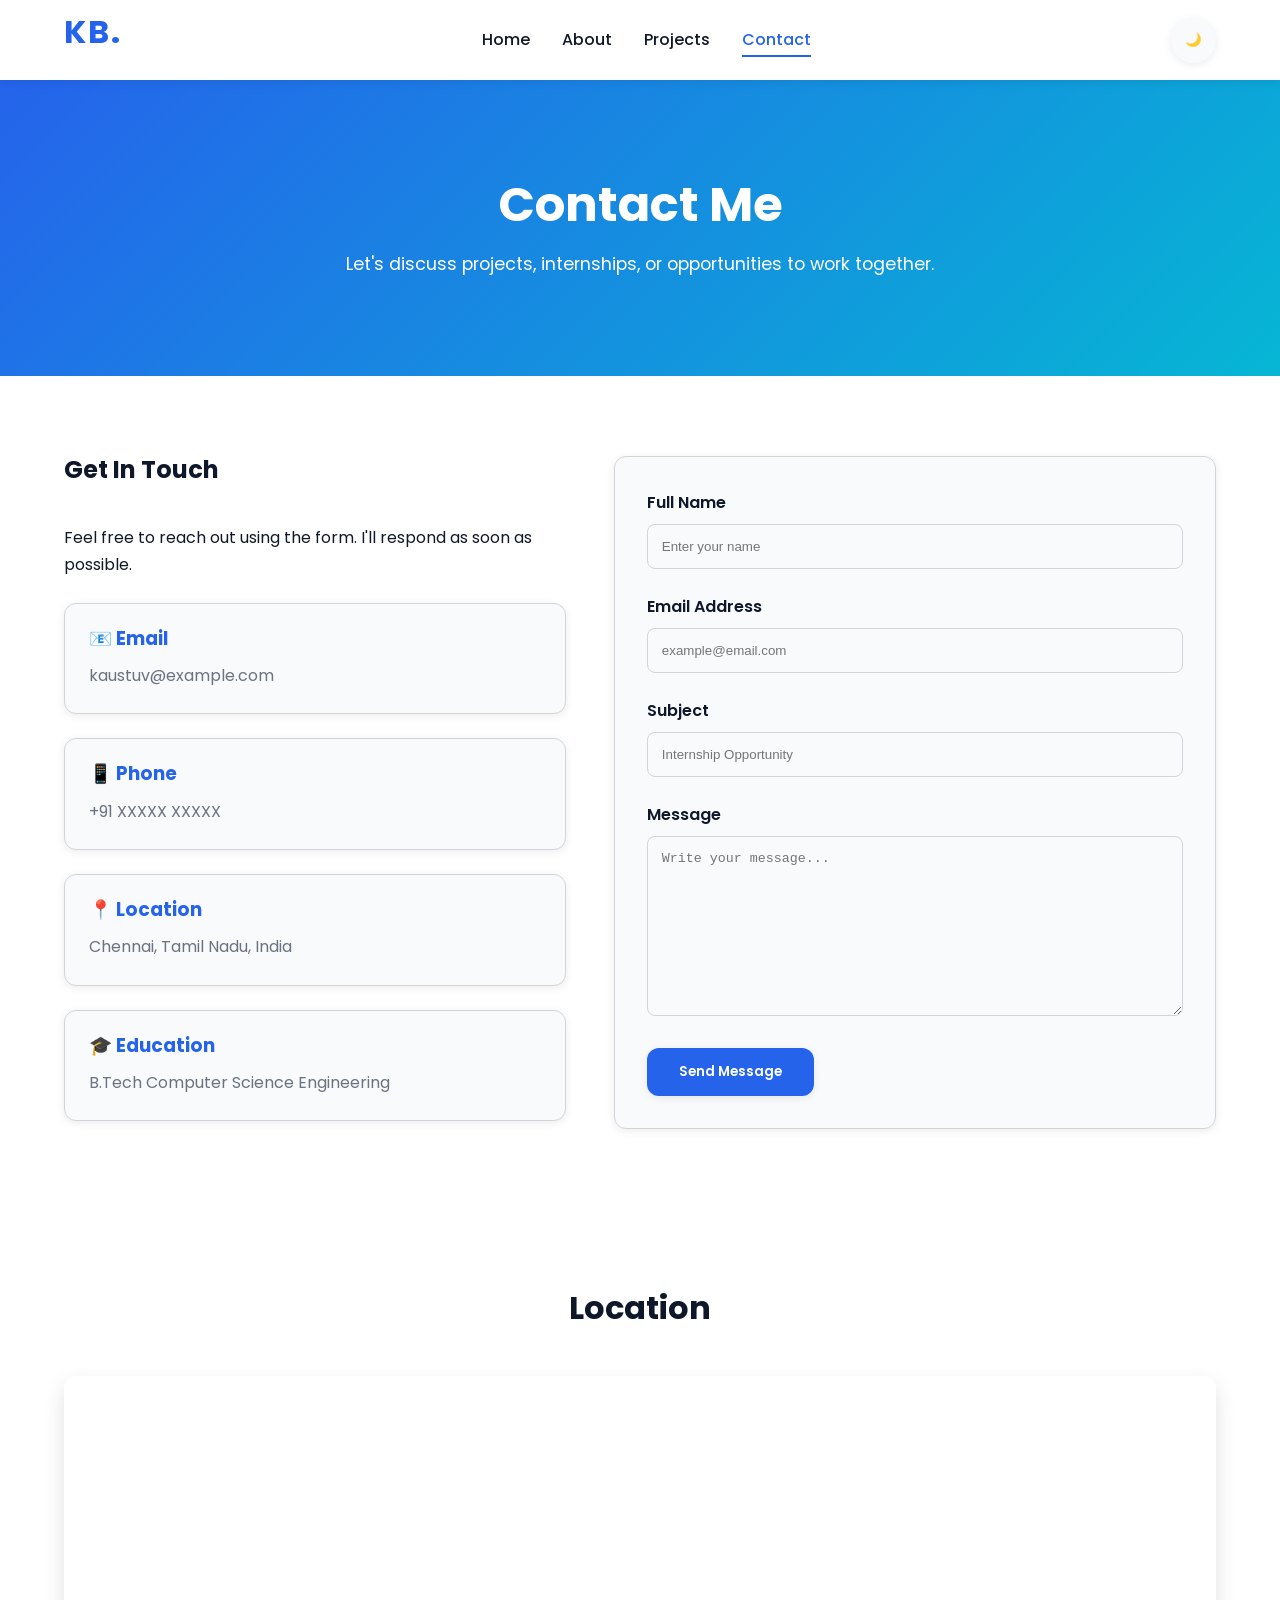
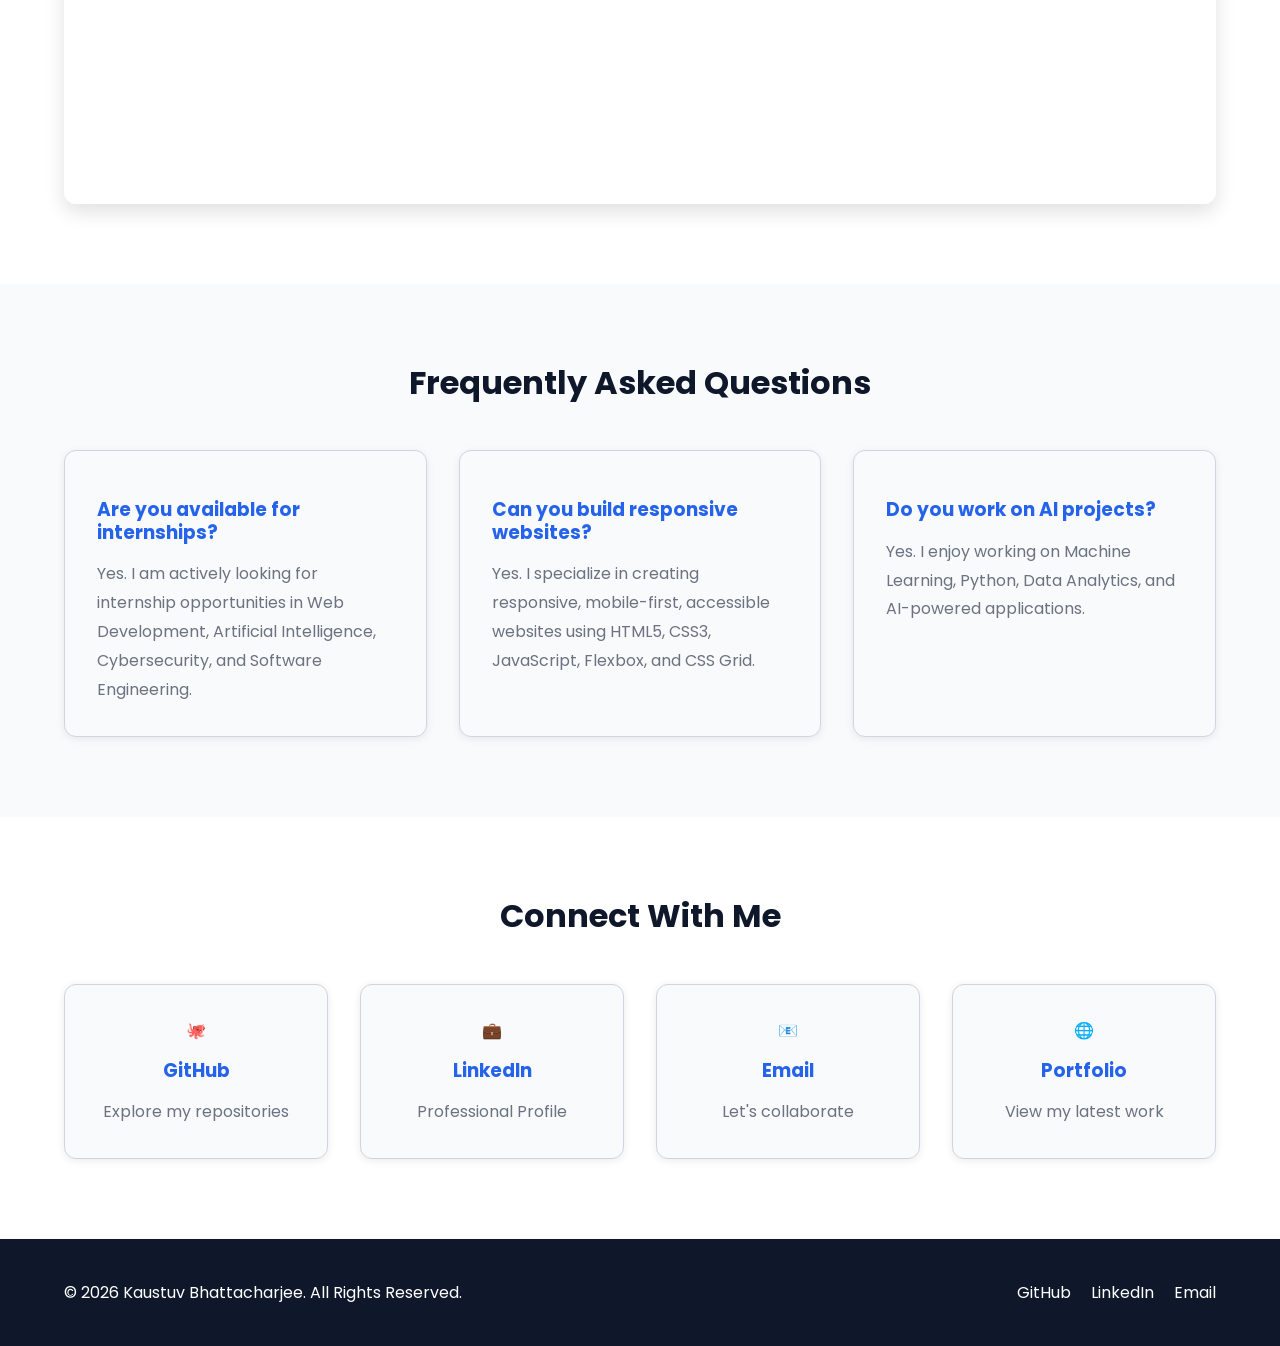
<file: contact.html>
<!DOCTYPE html>
<html lang="en">

<head>

    <meta charset="UTF-8">

    <meta name="viewport"
          content="width=device-width, initial-scale=1.0">

    <title>Contact | Kaustuv Bhattacharjee</title>

    <meta name="description"
          content="Contact Kaustuv Bhattacharjee for internships, freelance work, collaborations, or software development opportunities.">

    <meta name="author"
          content="Kaustuv Bhattacharjee">

    <link rel="stylesheet"
          href="css/theme.css">

    <link rel="stylesheet"
          href="css/style.css">

    <link rel="stylesheet"
          href="css/responsive.css">

    <script defer
            src="js/script.js"></script>

</head>

<body>

<a href="#main-content"
   class="skip-link">

    Skip to Main Content

</a>

<header class="header">

<div class="container">

<h1 class="logo">

KB.

</h1>

<nav class="navbar"
     aria-label="Primary Navigation">

<button class="menu-toggle"
        aria-label="Toggle Navigation">

☰

</button>

<ul class="nav-links">

<li>

<a href="index.html">

Home

</a>

</li>

<li>

<a href="about.html">

About

</a>

</li>

<li>

<a href="projects.html">

Projects

</a>

</li>

<li>

<a href="contact.html"
   class="active">

Contact

</a>

</li>

</ul>

</nav>

<button id="themeToggle"
        aria-label="Toggle Theme">

🌙

</button>

</div>

</header>

<main id="main-content">

<section class="page-hero">

<div class="container">

<h2>

Contact Me

</h2>

<p>

Let's discuss projects,
internships,
or opportunities to work together.

</p>

</div>

</section>

<section class="contact-section">

<div class="container contact-grid">

<!-- CONTACT INFORMATION -->

<div class="contact-info">

<h2>

Get In Touch

</h2>

<p>

Feel free to reach out using the form.
I'll respond as soon as possible.

</p>

<div class="contact-card">

<h3>

📧 Email

</h3>

<p>

kaustuv@example.com

</p>

</div>

<div class="contact-card">

<h3>

📱 Phone

</h3>

<p>

+91 XXXXX XXXXX

</p>

</div>

<div class="contact-card">

<h3>

📍 Location

</h3>

<p>

Chennai, Tamil Nadu, India

</p>

</div>

<div class="contact-card">

<h3>

🎓 Education

</h3>

<p>

B.Tech Computer Science Engineering

</p>

</div>

</div>

<!-- CONTACT FORM -->

<div class="contact-form">

<form id="contactForm">

<div class="form-group">

<label for="name">

Full Name

</label>

<input

type="text"

id="name"

name="name"

placeholder="Enter your name"

required>

</div>

<div class="form-group">

<label for="email">

Email Address

</label>

<input

type="email"

id="email"

name="email"

placeholder="example@email.com"

required>

</div>

<div class="form-group">

<label for="subject">

Subject

</label>

<input

type="text"

id="subject"

name="subject"

placeholder="Internship Opportunity"

required>

</div>

<div class="form-group">

<label for="message">

Message

</label>

<textarea

id="message"

name="message"

rows="8"

placeholder="Write your message..."

required></textarea>

</div>

<button

type="submit"

class="btn">

Send Message

</button>

</form>

</div>

</div>

</section>
<!-- MAP SECTION -->

<section class="map-section">

<div class="container">

<h2 class="section-title">

Location

</h2>

<div class="map-placeholder">

<iframe
title="Google Map"
src="https://www.google.com/maps?q=Chennai,+Tamil+Nadu&output=embed"
loading="lazy"
allowfullscreen>

</iframe>

</div>

</div>

</section>

<!-- FAQ SECTION -->

<section class="faq">

<div class="container">

<h2 class="section-title">

Frequently Asked Questions

</h2>

<div class="feature-grid">

<div class="feature-box">

<h3>

Are you available for internships?

</h3>

<p>

Yes. I am actively looking for internship
opportunities in Web Development,
Artificial Intelligence,
Cybersecurity,
and Software Engineering.

</p>

</div>

<div class="feature-box">

<h3>

Can you build responsive websites?

</h3>

<p>

Yes. I specialize in creating
responsive,
mobile-first,
accessible websites using
HTML5,
CSS3,
JavaScript,
Flexbox,
and CSS Grid.

</p>

</div>

<div class="feature-box">

<h3>

Do you work on AI projects?

</h3>

<p>

Yes.
I enjoy working on Machine Learning,
Python,
Data Analytics,
and AI-powered applications.

</p>

</div>

</div>

</div>

</section>

<!-- SOCIAL LINKS -->

<section class="social-section">

<div class="container">

<h2 class="section-title">

Connect With Me

</h2>

<div class="social-grid">

<a href="#"
   class="social-card">

🐙

<h3>

GitHub

</h3>

<p>

Explore my repositories

</p>

</a>

<a href="#"
   class="social-card">

💼

<h3>

LinkedIn

</h3>

<p>

Professional Profile

</p>

</a>

<a href="#"
   class="social-card">

📧

<h3>

Email

</h3>

<p>

Let's collaborate

</p>

</a>

<a href="#"
   class="social-card">

🌐

<h3>

Portfolio

</h3>

<p>

View my latest work

</p>

</a>

</div>

</div>

</section>

</main>

<!-- FOOTER -->

<footer class="footer">

<div class="container">

<p>

© 2026 Kaustuv Bhattacharjee.
All Rights Reserved.

</p>

<div class="socials">

<a href="#">GitHub</a>

<a href="#">LinkedIn</a>

<a href="#">Email</a>

</div>

</div>

</footer>

</body>

</html>
</file>
<file: css/theme.css>
/* ===================================================
   THEME.CSS
   Global Theme Variables
   Light & Dark Mode
   =================================================== */

/* GOOGLE FONT */

@import url('https://fonts.googleapis.com/css2?family=Poppins:wght@300;400;500;600;700;800&display=swap');

/* ===================================================
   ROOT VARIABLES
   =================================================== */

:root{

    /* COLORS */

    --primary:#2563eb;
    --primary-dark:#1d4ed8;

    --secondary:#06b6d4;

    --accent:#f97316;

    --success:#10b981;

    --danger:#ef4444;

    --warning:#facc15;

    /* BACKGROUND */

    --bg:#ffffff;

    --surface:#f8fafc;

    --surface-2:#eef2f7;

    /* TEXT */

    --text:#111827;

    --text-light:#6b7280;

    --heading:#0f172a;

    /* BORDER */

    --border:#d1d5db;

    /* SHADOW */

    --shadow-sm:0 2px 8px rgba(0,0,0,.08);

    --shadow-md:0 8px 20px rgba(0,0,0,.12);

    --shadow-lg:0 20px 40px rgba(0,0,0,.18);

    /* RADIUS */

    --radius-sm:8px;

    --radius:12px;

    --radius-lg:20px;

    --radius-xl:32px;

    /* TRANSITIONS */

    --transition:.3s ease;

    --transition-long:.6s ease;

    /* LAYOUT */

    --container:1200px;

    --header-height:80px;

    /* FONT */

    --font:'Poppins',sans-serif;

}

/* ===================================================
   DARK MODE
   =================================================== */

body.dark{

    --bg:#0f172a;

    --surface:#1e293b;

    --surface-2:#334155;

    --text:#e5e7eb;

    --text-light:#cbd5e1;

    --heading:#ffffff;

    --border:#475569;

    --shadow-sm:0 2px 8px rgba(0,0,0,.30);

    --shadow-md:0 10px 25px rgba(0,0,0,.40);

    --shadow-lg:0 20px 45px rgba(0,0,0,.55);

}

/* ===================================================
   GLOBAL RESET
   =================================================== */

*{

    margin:0;

    padding:0;

    box-sizing:border-box;

}

html{

    scroll-behavior:smooth;

}

body{

    font-family:var(--font);

    background:var(--bg);

    color:var(--text);

    line-height:1.7;

    transition:background var(--transition),
               color var(--transition);

}

img{

    max-width:100%;

    display:block;

}

a{

    text-decoration:none;

    color:inherit;

    transition:var(--transition);

}

ul{

    list-style:none;

}

button{

    cursor:pointer;

    font-family:inherit;

}

input,
textarea,
button{

    border:none;

    outline:none;

}
/* ===================================================
   LAYOUT
=================================================== */

.container{

    width:min(90%, var(--container));

    margin:auto;

}

section{

    padding:5rem 0;

}

/* ===================================================
   HEADINGS
=================================================== */

h1,
h2,
h3,
h4,
h5,
h6{

    color:var(--heading);

    line-height:1.2;

    margin-bottom:1rem;

}

.section-title{

    text-align:center;

    font-size:2rem;

    margin-bottom:3rem;

}

/* ===================================================
   BUTTONS
=================================================== */

.btn{

    display:inline-block;

    padding:14px 32px;

    background:var(--primary);

    color:#fff;

    border-radius:var(--radius);

    font-weight:600;

    transition:var(--transition);

    box-shadow:var(--shadow-sm);

}

.btn:hover{

    background:var(--primary-dark);

    transform:translateY(-3px);

    box-shadow:var(--shadow-md);

}

.btn.secondary{

    background:transparent;

    color:var(--primary);

    border:2px solid var(--primary);

}

.btn.secondary:hover{

    background:var(--primary);

    color:#fff;

}

/* ===================================================
   CARDS
=================================================== */

.card{

    background:var(--surface);

    border-radius:var(--radius);

    padding:2rem;

    border:1px solid var(--border);

    box-shadow:var(--shadow-sm);

    transition:var(--transition);

}

.card:hover{

    transform:translateY(-8px);

    box-shadow:var(--shadow-lg);

}

/* ===================================================
   FORM ELEMENTS
=================================================== */

input,
textarea{

    width:100%;

    padding:14px;

    border:1px solid var(--border);

    border-radius:var(--radius-sm);

    background:var(--surface);

    color:var(--text);

    transition:var(--transition);

}

input:focus,
textarea:focus{

    border-color:var(--primary);

    box-shadow:0 0 0 3px rgba(37,99,235,.15);

}

/* ===================================================
   ACCESSIBILITY
=================================================== */

.skip-link{

    position:absolute;

    left:-999px;

    top:10px;

    background:var(--primary);

    color:#fff;

    padding:12px 20px;

    border-radius:var(--radius);

    z-index:9999;

}

.skip-link:focus{

    left:10px;

}

:focus-visible{

    outline:3px solid var(--secondary);

    outline-offset:3px;

}

/* ===================================================
   SCROLLBAR
=================================================== */

::-webkit-scrollbar{

    width:10px;

}

::-webkit-scrollbar-track{

    background:var(--surface);

}

::-webkit-scrollbar-thumb{

    background:var(--primary);

    border-radius:20px;

}

::-webkit-scrollbar-thumb:hover{

    background:var(--primary-dark);

}

/* ===================================================
   TEXT SELECTION
=================================================== */

::selection{

    background:var(--primary);

    color:#fff;

}

/* ===================================================
   HELPERS
=================================================== */

.text-center{

    text-align:center;

}

.mt-1{

    margin-top:1rem;

}

.mt-2{

    margin-top:2rem;

}

.mt-3{

    margin-top:3rem;

}

.mb-1{

    margin-bottom:1rem;

}

.mb-2{

    margin-bottom:2rem;

}

.mb-3{

    margin-bottom:3rem;

}

/* ===================================================
   ANIMATIONS
=================================================== */

@keyframes fadeIn{

    from{

        opacity:0;

    }

    to{

        opacity:1;

    }

}

@keyframes slideUp{

    from{

        opacity:0;

        transform:translateY(40px);

    }

    to{

        opacity:1;

        transform:translateY(0);

    }

}

@keyframes slideLeft{

    from{

        opacity:0;

        transform:translateX(-40px);

    }

    to{

        opacity:1;

        transform:translateX(0);

    }

}

@keyframes slideRight{

    from{

        opacity:0;

        transform:translateX(40px);

    }

    to{

        opacity:1;

        transform:translateX(0);

    }

}

.fade-in{

    animation:fadeIn .8s ease forwards;

}

.slide-up{

    animation:slideUp .8s ease forwards;

}

.slide-left{

    animation:slideLeft .8s ease forwards;

}

.slide-right{

    animation:slideRight .8s ease forwards;

}
</file>
<file: css/style.css>
/* ===================================================
   STYLE.CSS
   Main Portfolio Styles
   =================================================== */

/* =========================
   HEADER
========================= */

.header{

    position:sticky;

    top:0;

    width:100%;

    background:var(--bg);

    box-shadow:var(--shadow-sm);

    z-index:1000;

    transition:var(--transition);

}

.header .container{

    display:flex;

    justify-content:space-between;

    align-items:center;

    height:var(--header-height);

}

/* =========================
   LOGO
========================= */

.logo{

    font-size:2rem;

    font-weight:700;

    color:var(--primary);

    letter-spacing:2px;

}

/* =========================
   NAVIGATION
========================= */

.navbar{

    display:flex;

    align-items:center;

    gap:2rem;

}

.nav-links{

    display:flex;

    gap:2rem;

    align-items:center;

}

.nav-links a{

    font-weight:500;

    color:var(--text);

    position:relative;

    transition:var(--transition);

}

.nav-links a:hover{

    color:var(--primary);

}

.nav-links a.active{

    color:var(--primary);

}

.nav-links a::after{

    content:"";

    position:absolute;

    left:0;

    bottom:-6px;

    width:0;

    height:2px;

    background:var(--primary);

    transition:.3s;

}

.nav-links a:hover::after,

.nav-links a.active::after{

    width:100%;

}

/* =========================
   MENU BUTTON
========================= */

.menu-toggle{

    display:none;

    background:none;

    color:var(--text);

    font-size:2rem;

}

/* =========================
   THEME BUTTON
========================= */

#themeToggle{

    width:45px;

    height:45px;

    border-radius:50%;

    background:var(--surface);

    color:var(--text);

    display:grid;

    place-items:center;

    box-shadow:var(--shadow-sm);

    transition:var(--transition);

}

#themeToggle:hover{

    transform:rotate(180deg);

}

/* =========================
   HERO
========================= */

.hero{

    min-height:calc(100vh - var(--header-height));

    display:flex;

    align-items:center;

    background:linear-gradient(
        135deg,
        var(--surface),
        var(--bg)
    );

}

.hero-grid{

    display:grid;

    grid-template-columns:1fr 1fr;

    gap:4rem;

    align-items:center;

}

.hero-text{

    animation:slideLeft .8s ease;

}

.hero-text h2{

    font-size:3.5rem;

    margin-bottom:1.5rem;

}

.hero-text span{

    color:var(--primary);

}

.hero-text p{

    font-size:1.1rem;

    color:var(--text-light);

    margin-bottom:2rem;

}

.hero-buttons{

    display:flex;

    gap:1rem;

    flex-wrap:wrap;

}

/* =========================
   HERO IMAGE
========================= */

.hero-image{

    display:flex;

    justify-content:center;

    animation:slideRight .8s ease;

}

.hero-image img{

    width:380px;

    height:380px;

    object-fit:cover;

    border-radius:50%;

    border:8px solid var(--primary);

    box-shadow:var(--shadow-lg);

    transition:var(--transition-long);

}

.hero-image img:hover{

    transform:scale(1.05);

}

/* =========================
   PAGE HERO
========================= */

.page-hero{

    background:linear-gradient(
        135deg,
        var(--primary),
        var(--secondary)
    );

    color:white;

    text-align:center;

    padding:6rem 0;

}

.page-hero h2{

    color:white;

    font-size:3rem;

}

.page-hero p{

    max-width:700px;

    margin:auto;

    font-size:1.1rem;

}
/* ===================================================
   ABOUT SECTION
=================================================== */

.about-section{

    padding:5rem 0;

}

.about-grid{

    display:grid;

    grid-template-columns:1fr 1fr;

    gap:4rem;

    align-items:center;

}

.profile-image{

    width:100%;

    max-width:420px;

    margin:auto;

    border-radius:20px;

    box-shadow:var(--shadow-lg);

    transition:var(--transition);

}

.profile-image:hover{

    transform:scale(1.03);

}

.about-grid p{

    color:var(--text-light);

    margin-bottom:1.5rem;

    text-align:justify;

}

/* ===================================================
   SKILLS
=================================================== */

.skills,
.skills-section{

    background:var(--surface);

}

.skill-grid{

    display:grid;

    grid-template-columns:repeat(auto-fit,minmax(250px,1fr));

    gap:2rem;

}

.skill-grid .card{

    text-align:center;

}

.skill-grid .card h3{

    color:var(--primary);

    margin-bottom:1rem;

}

.skill-grid .card:hover{

    transform:translateY(-10px);

}

/* ===================================================
   FEATURES
=================================================== */

.feature-grid{

    display:grid;

    grid-template-columns:repeat(auto-fit,minmax(260px,1fr));

    gap:2rem;

}

.feature-box{

    background:var(--surface);

    border:1px solid var(--border);

    border-radius:var(--radius);

    padding:2rem;

    text-align:center;

    box-shadow:var(--shadow-sm);

    transition:var(--transition);

}

.feature-box:hover{

    transform:translateY(-8px);

    box-shadow:var(--shadow-lg);

}

.feature-box h3{

    color:var(--primary);

    margin:1rem 0;

}

.feature-box p{

    color:var(--text-light);

}

/* ===================================================
   TIMELINE
=================================================== */

.timeline{

    display:grid;

    gap:2rem;

}

.timeline-card{

    background:var(--surface);

    border-left:6px solid var(--primary);

    padding:2rem;

    border-radius:0 var(--radius) var(--radius) 0;

    box-shadow:var(--shadow-sm);

    transition:var(--transition);

}

.timeline-card:hover{

    transform:translateX(8px);

    box-shadow:var(--shadow-md);

}

.timeline-card h4{

    color:var(--primary);

    margin-bottom:.5rem;

}

.timeline-card span{

    display:inline-block;

    margin-top:1rem;

    color:var(--text-light);

    font-size:.9rem;

}

/* ===================================================
   STATISTICS
=================================================== */

.stats{

    background:var(--surface);

}

.stats-grid{

    display:grid;

    grid-template-columns:repeat(auto-fit,minmax(220px,1fr));

    gap:2rem;

}

.stat-card{

    background:var(--bg);

    border-radius:var(--radius);

    padding:2.5rem;

    text-align:center;

    border:1px solid var(--border);

    box-shadow:var(--shadow-sm);

    transition:var(--transition);

}

.stat-card:hover{

    transform:translateY(-10px);

    box-shadow:var(--shadow-lg);

}

.stat-card h2,

.stat-card h3{

    font-size:3rem;

    color:var(--primary);

    margin-bottom:1rem;

}

.stat-card p{

    color:var(--text-light);

}

/* ===================================================
   CALL TO ACTION
=================================================== */

.cta{

    text-align:center;

    background:linear-gradient(
        135deg,
        var(--primary),
        var(--secondary)
    );

    color:white;

}

.cta h2{

    color:white;

    margin-bottom:1rem;

    font-size:2.5rem;

}

.cta p{

    max-width:700px;

    margin:0 auto 2rem;

    font-size:1.05rem;

}
/* ===================================================
   PROJECT FILTER
=================================================== */

.project-filter{

    padding-bottom:2rem;

}

.filter-buttons{

    display:flex;

    justify-content:center;

    align-items:center;

    flex-wrap:wrap;

    gap:1rem;

}

.filter-btn{

    padding:12px 24px;

    background:var(--surface);

    color:var(--text);

    border:1px solid var(--border);

    border-radius:30px;

    font-weight:600;

    cursor:pointer;

    transition:var(--transition);

}

.filter-btn:hover,

.filter-btn.active{

    background:var(--primary);

    color:#fff;

    border-color:var(--primary);

}

/* ===================================================
   PROJECT GRID
=================================================== */

.project-grid{

    display:grid;

    grid-template-columns:repeat(auto-fit,minmax(340px,1fr));

    gap:2rem;

}

.project-card{

    background:var(--surface);

    border-radius:var(--radius);

    overflow:hidden;

    border:1px solid var(--border);

    box-shadow:var(--shadow-sm);

    transition:var(--transition);

}

.project-card:hover{

    transform:translateY(-10px);

    box-shadow:var(--shadow-lg);

}

.project-card img{

    width:100%;

    height:220px;

    object-fit:cover;

}

.project-content{

    padding:2rem;

}

.project-content h3{

    color:var(--primary);

    margin-bottom:1rem;

}

.project-content p{

    color:var(--text-light);

    margin-bottom:1.5rem;

}

/* ===================================================
   TECH STACK
=================================================== */

.tech-stack{

    display:flex;

    flex-wrap:wrap;

    gap:.75rem;

    margin-bottom:1.5rem;

}

.tech-stack span{

    background:var(--primary);

    color:#fff;

    padding:6px 14px;

    border-radius:30px;

    font-size:.85rem;

    font-weight:500;

}

/* ===================================================
   PROJECT LINKS
=================================================== */

.project-links{

    display:flex;

    gap:1rem;

}

.project-links a{

    flex:1;

    text-align:center;

    padding:12px;

    background:var(--surface-2);

    border-radius:var(--radius-sm);

    font-weight:600;

    transition:var(--transition);

}

.project-links a:hover{

    background:var(--primary);

    color:#fff;

}

/* ===================================================
   CONTACT SECTION
=================================================== */

.contact-grid{

    display:grid;

    grid-template-columns:1fr 1.2fr;

    gap:3rem;

    align-items:start;

}

.contact-info{

    display:flex;

    flex-direction:column;

    gap:1.5rem;

}

.contact-card{

    background:var(--surface);

    border:1px solid var(--border);

    border-radius:var(--radius);

    padding:1.5rem;

    box-shadow:var(--shadow-sm);

    transition:var(--transition);

}

.contact-card:hover{

    transform:translateY(-5px);

    box-shadow:var(--shadow-md);

}

.contact-card h3{

    color:var(--primary);

    margin-bottom:.75rem;

}

.contact-card p{

    color:var(--text-light);

}

/* ===================================================
   CONTACT FORM
=================================================== */

.contact-form{

    background:var(--surface);

    padding:2rem;

    border-radius:var(--radius);

    border:1px solid var(--border);

    box-shadow:var(--shadow-sm);

}

.form-group{

    margin-bottom:1.5rem;

}

.form-group label{

    display:block;

    margin-bottom:.5rem;

    font-weight:600;

    color:var(--heading);

}

textarea{

    resize:vertical;

    min-height:180px;

}

/* ===================================================
   MAP
=================================================== */

.map-placeholder{

    overflow:hidden;

    border-radius:var(--radius);

    box-shadow:var(--shadow-md);

    margin-top:2rem;

}

.map-placeholder iframe{

    width:100%;

    height:420px;

    border:0;

}

/* ===================================================
   SOCIAL GRID
=================================================== */

.social-grid{

    display:grid;

    grid-template-columns:repeat(auto-fit,minmax(220px,1fr));

    gap:2rem;

}

.social-card{

    background:var(--surface);

    border:1px solid var(--border);

    border-radius:var(--radius);

    padding:2rem;

    text-align:center;

    box-shadow:var(--shadow-sm);

    transition:var(--transition);

}

.social-card:hover{

    transform:translateY(-8px);

    box-shadow:var(--shadow-lg);

}

.social-card h3{

    margin:1rem 0;

    color:var(--primary);

}

.social-card p{

    color:var(--text-light);

}
/* ===================================================
   FAQ SECTION
=================================================== */

.faq{

    background:var(--surface);

}

.faq .feature-box{

    text-align:left;

}

.faq .feature-box h3{

    margin-bottom:1rem;

}

.faq .feature-box p{

    line-height:1.8;

}

/* ===================================================
   FOOTER
=================================================== */

.footer{

    background:var(--heading);

    color:#ffffff;

    padding:2.5rem 0;

}

.footer .container{

    display:flex;

    justify-content:space-between;

    align-items:center;

    flex-wrap:wrap;

    gap:1.5rem;

}

.footer p{

    color:#ffffff;

}

.socials{

    display:flex;

    gap:1.25rem;

}

.socials a{

    color:#ffffff;

    transition:var(--transition);

}

.socials a:hover{

    color:var(--secondary);

}

/* ===================================================
   LOADING & REVEAL
=================================================== */

.reveal{

    opacity:0;

    transform:translateY(40px);

    transition:all .8s ease;

}

.reveal.active{

    opacity:1;

    transform:translateY(0);

}

/* ===================================================
   GLASSMORPHISM
=================================================== */

.glass{

    background:rgba(255,255,255,.08);

    backdrop-filter:blur(12px);

    -webkit-backdrop-filter:blur(12px);

    border:1px solid rgba(255,255,255,.18);

}

body.dark .glass{

    background:rgba(15,23,42,.45);

}

/* ===================================================
   BACK TO TOP BUTTON
=================================================== */

#backToTop{

    position:fixed;

    right:25px;

    bottom:25px;

    width:50px;

    height:50px;

    border-radius:50%;

    background:var(--primary);

    color:#fff;

    display:flex;

    align-items:center;

    justify-content:center;

    font-size:1.25rem;

    cursor:pointer;

    box-shadow:var(--shadow-lg);

    opacity:0;

    visibility:hidden;

    transform:translateY(20px);

    transition:var(--transition);

    z-index:999;

}

#backToTop.show{

    opacity:1;

    visibility:visible;

    transform:translateY(0);

}

#backToTop:hover{

    background:var(--primary-dark);

    transform:translateY(-4px);

}

/* ===================================================
   BADGES
=================================================== */

.badge{

    display:inline-block;

    padding:.4rem .9rem;

    border-radius:999px;

    background:var(--accent);

    color:#fff;

    font-size:.8rem;

    font-weight:600;

}

/* ===================================================
   IMAGE EFFECTS
=================================================== */

.rounded{

    border-radius:var(--radius);

}

.shadow{

    box-shadow:var(--shadow-lg);

}

.hover-scale{

    transition:transform .3s ease;

}

.hover-scale:hover{

    transform:scale(1.05);

}

/* ===================================================
   DIVIDERS
=================================================== */

.divider{

    width:80px;

    height:4px;

    margin:1rem auto 2rem;

    background:var(--primary);

    border-radius:999px;

}

/* ===================================================
   UTILITIES
=================================================== */

.flex{

    display:flex;

}

.grid{

    display:grid;

}

.hidden{

    display:none !important;

}

.w-100{

    width:100%;

}

.text-primary{

    color:var(--primary);

}

.text-secondary{

    color:var(--secondary);

}

.bg-primary{

    background:var(--primary);

    color:#fff;

}

.bg-surface{

    background:var(--surface);

}

.radius{

    border-radius:var(--radius);

}

.shadow-sm{

    box-shadow:var(--shadow-sm);

}

.shadow-lg{

    box-shadow:var(--shadow-lg);

}

/* ===================================================
   SMOOTH HOVER TRANSITIONS
=================================================== */

a,
button,
.card,
.feature-box,
.project-card,
.social-card,
.contact-card{

    transition:all .3s ease;

}

/* ===================================================
   END OF STYLE.CSS
=================================================== */
</file>
<file: css/responsive.css>
/* ===================================================
   RESPONSIVE.CSS
   Mobile First Responsive Design
=================================================== */

/* ===================================================
   LARGE TABLETS
=================================================== */

@media (max-width:1024px){

.hero-grid{

grid-template-columns:1fr;

text-align:center;

}

.hero-image{

order:-1;

}

.hero-image img{

width:300px;

height:300px;

}

.about-grid{

grid-template-columns:1fr;

text-align:center;

}

.profile-image{

max-width:350px;

}

.contact-grid{

grid-template-columns:1fr;

}

.project-grid{

grid-template-columns:repeat(auto-fit,minmax(300px,1fr));

}

.stats-grid{

grid-template-columns:repeat(2,1fr);

}

}

/* ===================================================
   TABLETS
=================================================== */

@media (max-width:768px){

.header .container{

height:70px;

}

.logo{

font-size:1.7rem;

}

/* MOBILE MENU */

.menu-toggle{

display:block;

background:none;

border:none;

}

.nav-links{

position:absolute;

top:70px;

left:0;

width:100%;

background:var(--bg);

flex-direction:column;

align-items:center;

padding:2rem 0;

gap:1.5rem;

box-shadow:var(--shadow-md);

display:none;

}

.nav-links.active{

display:flex;

}

/* HERO */

.hero{

padding:4rem 0;

}

.hero-text h2{

font-size:2.5rem;

}

.hero-text p{

font-size:1rem;

}

.hero-buttons{

justify-content:center;

}

.hero-image img{

width:260px;

height:260px;

}

/* PAGE HERO */

.page-hero{

padding:4rem 0;

}

.page-hero h2{

font-size:2.3rem;

}

/* ABOUT */

.about-grid{

gap:2rem;

}

/* FEATURES */

.feature-grid{

grid-template-columns:1fr;

}

/* SKILLS */

.skill-grid{

grid-template-columns:1fr 1fr;

}

/* PROJECTS */

.project-grid{

grid-template-columns:1fr;

}

/* CONTACT */

.contact-grid{

grid-template-columns:1fr;

gap:2rem;

}

.social-grid{

grid-template-columns:1fr 1fr;

}

.stats-grid{

grid-template-columns:1fr 1fr;

}

.footer .container{

flex-direction:column;

text-align:center;

}

.socials{

justify-content:center;

}

}
/* ===================================================
   SMALL MOBILE DEVICES
=================================================== */

@media (max-width:480px){

.container{

width:92%;

}

/* HERO */

.hero{

padding:3rem 0;

min-height:auto;

}

.hero-text h2{

font-size:2rem;

line-height:1.3;

}

.hero-text p{

font-size:.95rem;

}

.hero-image img{

width:220px;

height:220px;

}

/* PAGE HERO */

.page-hero{

padding:3rem 0;

}

.page-hero h2{

font-size:2rem;

}

.section-title{

font-size:1.8rem;

margin-bottom:2rem;

}

/* BUTTONS */

.btn{

display:block;

width:100%;

text-align:center;

margin-bottom:1rem;

padding:14px 18px;

}

.hero-buttons{

display:block;

}

/* SKILLS */

.skill-grid{

grid-template-columns:1fr;

}

/* STATS */

.stats-grid{

grid-template-columns:1fr;

}

/* SOCIAL */

.social-grid{

grid-template-columns:1fr;

}

/* FILTER BUTTONS */

.filter-buttons{

flex-direction:column;

align-items:stretch;

}

.filter-btn{

width:100%;

}

/* PROJECTS */

.project-grid{

grid-template-columns:1fr;

}

.project-card img{

height:200px;

}

.project-links{

flex-direction:column;

}

/* CONTACT */

.contact-form{

padding:1.5rem;

}

.contact-card{

padding:1.25rem;

}

input,
textarea{

font-size:16px;

}

/* MAP */

.map-placeholder iframe{

height:280px;

}

/* FOOTER */

.footer{

text-align:center;

}

.footer .container{

flex-direction:column;

}

.socials{

flex-wrap:wrap;

justify-content:center;

}

/* BACK TO TOP */

#backToTop{

width:45px;

height:45px;

right:15px;

bottom:15px;

}

}

/* ===================================================
   EXTRA SMALL DEVICES
=================================================== */

@media (max-width:360px){

.logo{

font-size:1.5rem;

}

.hero-text h2{

font-size:1.7rem;

}

.page-hero h2{

font-size:1.7rem;

}

.card,
.feature-box,
.contact-card,
.social-card{

padding:1.25rem;

}

.tech-stack{

justify-content:center;

}

.project-content{

padding:1.5rem;

}

}

/* ===================================================
   LARGE DESKTOP ENHANCEMENTS
=================================================== */

@media (min-width:1400px){

.container{

max-width:1320px;

}

.hero-text h2{

font-size:4rem;

}

.hero-image img{

width:450px;

height:450px;

}

}

/* ===================================================
   LANDSCAPE PHONES
=================================================== */

@media (max-height:500px) and (orientation:landscape){

.hero{

min-height:auto;

padding:4rem 0;

}

.hero-grid{

gap:2rem;

}

.hero-image img{

width:180px;

height:180px;

}

}

/* ===================================================
   PRINT STYLES
=================================================== */

@media print{

.header,
.footer,
#themeToggle,
.menu-toggle,
#backToTop{

display:none !important;

}

body{

background:#fff;

color:#000;

}

a{

text-decoration:none;

color:#000;

}

section{

padding:1rem 0;

}

}

/* ===================================================
   END OF RESPONSIVE.CSS
=================================================== */
</file>
